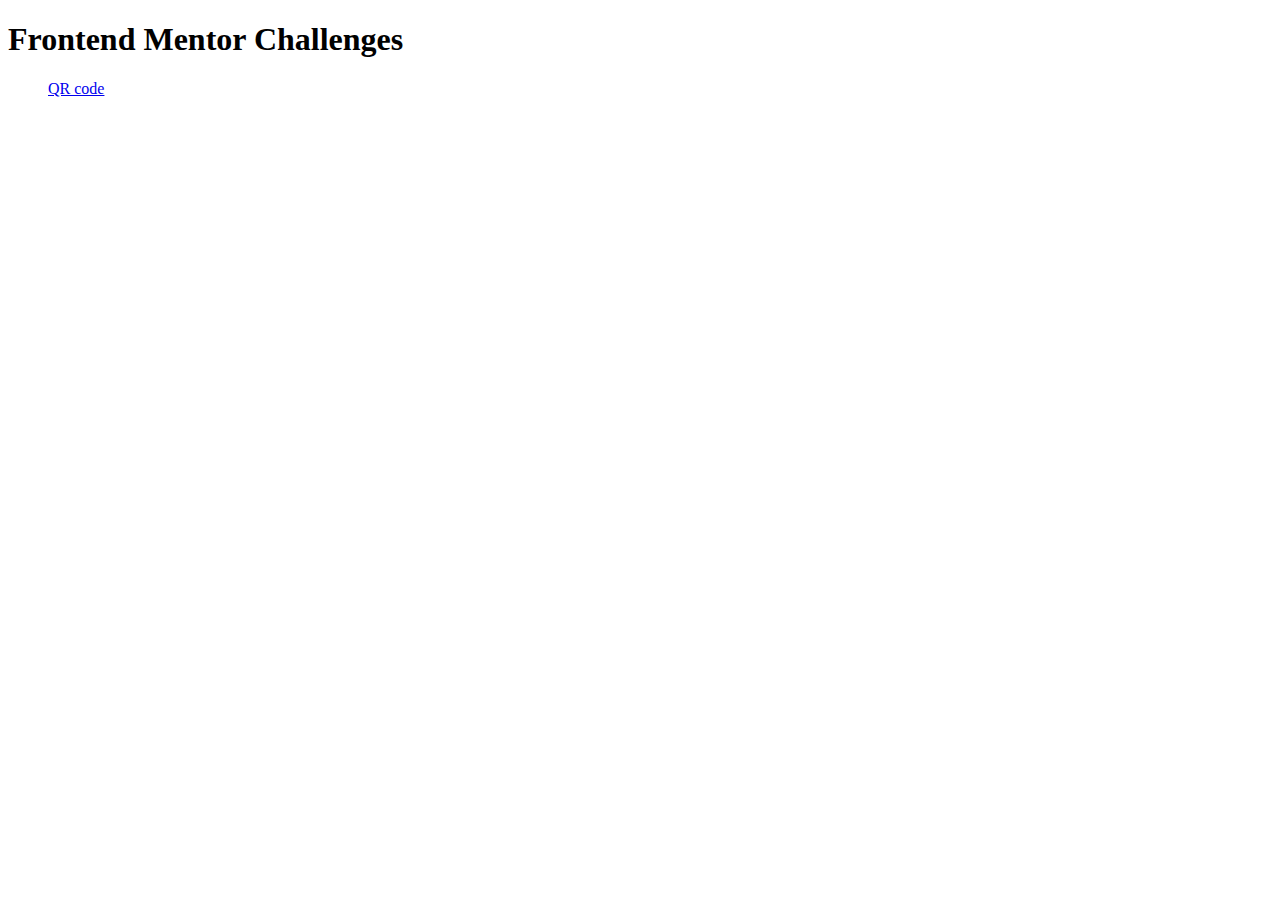
<file: index.html>
<!DOCTYPE html>
<html lang="en">
<head>
    <meta charset="UTF-8">
    <meta http-equiv="X-UA-Compatible" content="IE=edge">
    <meta name="viewport" content="width=device-width, initial-scale=1.0">
    <title>Document</title>
</head>
<body>
    <h1>Frontend Mentor Challenges</h1>
    <ol>
        <a href="https://sadiq-pasha.github.io/frontend_mentor/qr-code-component-main/qr-component.html">QR code</a>
    </ol>
</body>
</html>
</file>
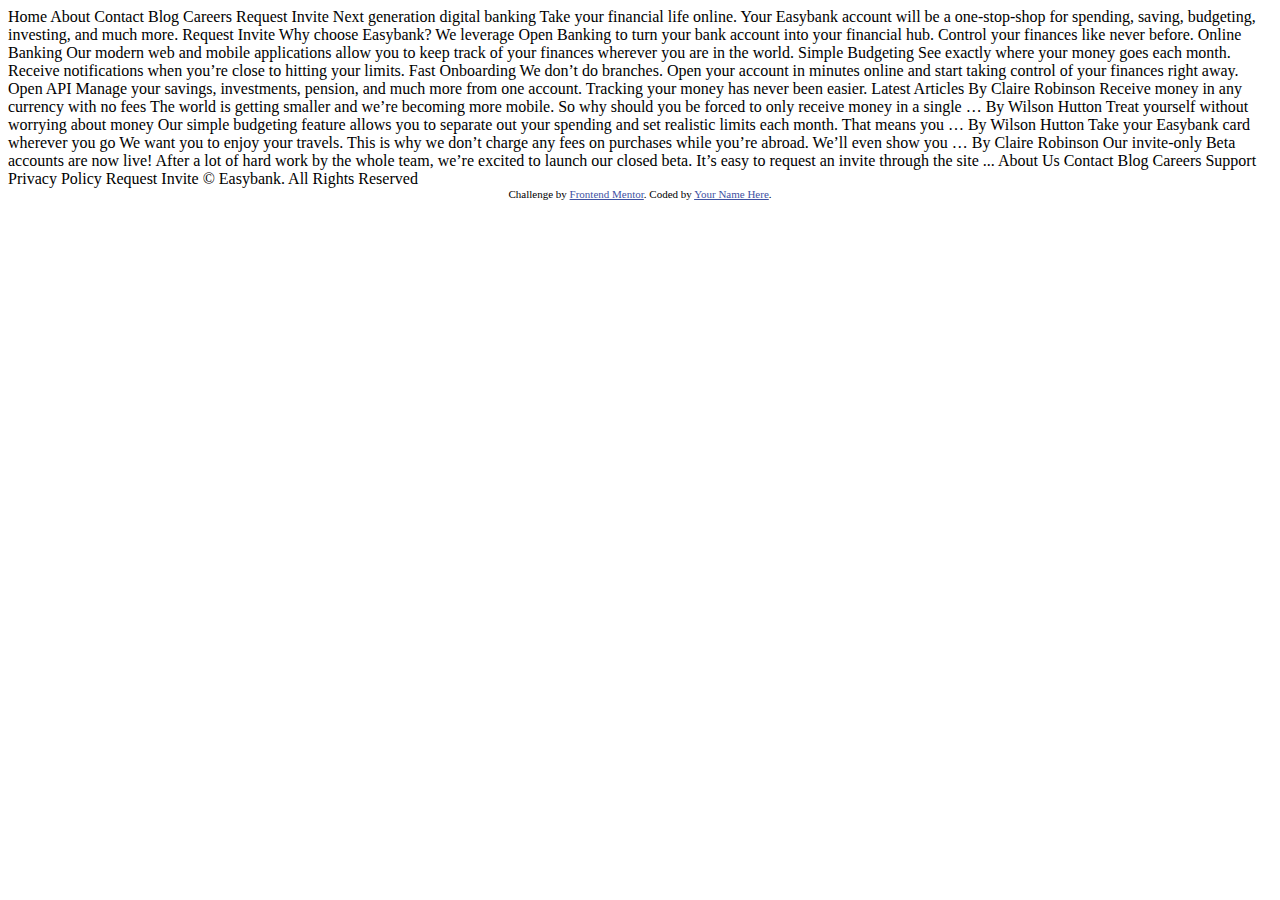
<file: easybank-landing-page-master/index.html>
<!DOCTYPE html>
<html lang="en">
<head>
  <meta charset="UTF-8">
  <meta name="viewport" content="width=device-width, initial-scale=1.0"> <!-- displays site properly based on user's device -->

  <link rel="icon" type="image/png" sizes="32x32" href="./images/favicon-32x32.png">
  
  <title>Frontend Mentor | Easybank landing page</title>

  <!-- Feel free to remove these styles or customise in your own stylesheet 👍 -->
  <style>
    .attribution { font-size: 11px; text-align: center; }
    .attribution a { color: hsl(228, 45%, 44%); }
  </style>
</head>
<body>

  Home
  About
  Contact
  Blog
  Careers

  Request Invite



  Next generation digital banking

  Take your financial life online. Your Easybank account will be a one-stop-shop 
  for spending, saving, budgeting, investing, and much more.

  Request Invite



  Why choose Easybank?

  We leverage Open Banking to turn your bank account into your financial hub. Control 
  your finances like never before.

  Online Banking
  Our modern web and mobile applications allow you to keep track of your finances 
  wherever you are in the world.

  Simple Budgeting
  See exactly where your money goes each month. Receive notifications when you’re 
  close to hitting your limits.

  Fast Onboarding
  We don’t do branches. Open your account in minutes online and start taking control 
  of your finances right away.

  Open API
  Manage your savings, investments, pension, and much more from one account. Tracking 
  your money has never been easier.

  

  Latest Articles

  By Claire Robinson
  Receive money in any currency with no fees
  The world is getting smaller and we’re becoming more mobile. So why should you be 
  forced to only receive money in a single …

  By Wilson Hutton
  Treat yourself without worrying about money
  Our simple budgeting feature allows you to separate out your spending and set 
  realistic limits each month. That means you …

  By Wilson Hutton
  Take your Easybank card wherever you go
  We want you to enjoy your travels. This is why we don’t charge any fees on purchases 
  while you’re abroad. We’ll even show you …

  By Claire Robinson
  Our invite-only Beta accounts are now live!
  After a lot of hard work by the whole team, we’re excited to launch our closed beta. 
  It’s easy to request an invite through the site ...

  

  About Us
  Contact
  Blog
  Careers
  Support
  Privacy Policy

  Request Invite

  © Easybank. All Rights Reserved
  
  <div class="attribution">
    Challenge by <a href="https://www.frontendmentor.io?ref=challenge" target="_blank">Frontend Mentor</a>. 
    Coded by <a href="#">Your Name Here</a>.
  </div>
</body>
</html>
</file>
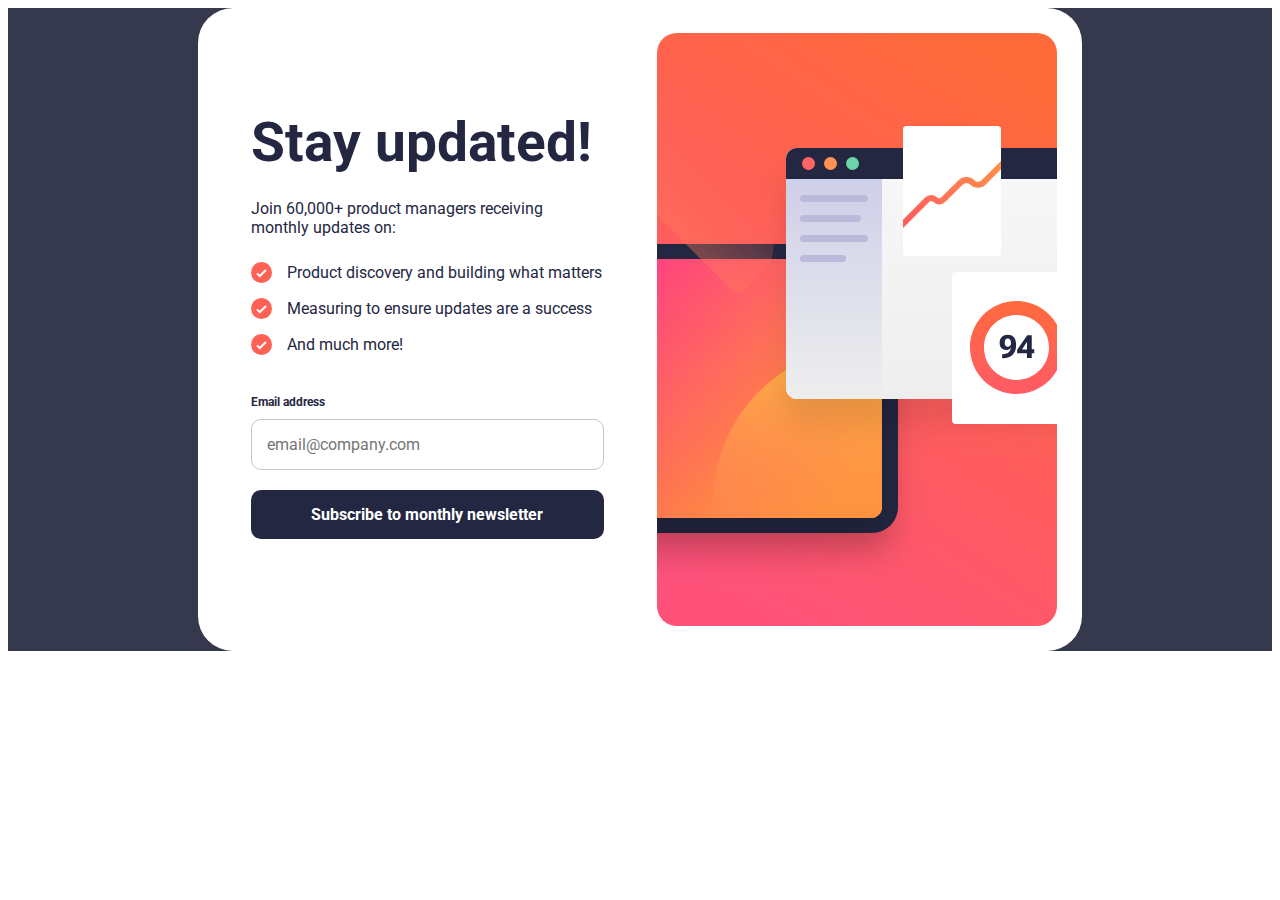
<file: newsletter-sign-up-with-success-message-main/index.html>
<!DOCTYPE html>
<html lang="en">
<head>
  <meta charset="UTF-8">
  <meta name="viewport" content="width=device-width, initial-scale=1.0"> <!-- displays site properly based on user's device -->

  <link rel="icon" type="image/png" sizes="32x32" href="./assets/images/favicon-32x32.png">
  <link rel="preconnect" href="https://fonts.googleapis.com">
  <link rel="preconnect" href="https://fonts.gstatic.com" crossorigin>
  <link href="https://fonts.googleapis.com/css2?family=Roboto:wght@400;700&display=swap" rel="stylesheet">
  <title>Frontend Mentor | Newsletter sign-up form with success message</title>

  <!-- Feel free to remove these styles or customise in your own stylesheet 👍 -->
  <style>
    .placeholder {
      height: 100%;
      width: 100%;
      background-color: #36384D;
      display: flex;
      justify-content: center;
      align-items: center;
    }

    #newsletter-sign-up-modal {
      display: flex;
      max-height: 60%;
      max-width: 70%;
      background-color: white;
      border-radius: 35px;
      justify-content: center;
      align-items: center;
      flex-direction: row-reverse;
    }
    
    @media (max-width: 999px) {
      #newsletter-sign-up-modal {
        max-width: 100%;
      }

      .placeholder > #signup-success-modal {
      max-width: 60%;
      }
    }
    
    @media (max-width: 650px) {
      #newsletter-sign-up-modal {
        /* max-width: 100%; */
      border-radius: 0px 0px;
      flex-direction: column;
      width:  375px;
      }
      
      #newsletter-sign-up-modal > #sign-up-image {
        height: 284px;
        width:  375px;
        margin: 0px;
        border-radius: 0px;
        /* background-image: url("./assets/images/illustration-sign-up-desktop.svg"); */
        background-repeat: no-repeat;
        background-position: center;
      }
      
      #newsletter-sign-up-modal > .sign-up-details {
        max-width: 100%;
      }
      
      .placeholder > #signup-success-modal {
      max-width: 100%;
      }
    }
    
  #sign-up-image {
      height: 593px;
      width: 400px;
      margin: 25px 25px 25px 0px;
      border-radius: 20px;
      /* background-image: url("./assets/images/illustration-sign-up-desktop.svg"); */
      background-repeat: no-repeat;
      background-position: center;
    }

    .sign-up-details {
      display: flex;
      flex-direction: column;
      justify-content: center;
      align-items: start;
      max-width: 40%;
      row-gap: 25px;
      margin: auto;
      padding: 25px;
      font-family: 'Roboto', sans-serif;
      font-weight: 400;
      font-size: 16px;
      color: #242742;
    }

    .bullet-points {
      display: grid;
      grid-template-columns: 21px 1fr;
      grid-template-rows: auto;
      gap: 15px;
      justify-items: start;
      align-items: center;
    }

    .email-address-input {
      margin-top: 15px;
      width: 100%;
      position: relative;
    }

    #email-input {
      box-sizing: border-box;
      width: 100%;
      margin: 10px 0px;
      padding: 15px;
      border: 1px solid #C5C5C5;
      border-radius: 10px;
      font-family: 'Roboto', sans-serif;
      font-weight: 400;
      font-size: 16px;
      cursor: pointer;
    }
    
    #invalid-email-notification {
      visibility: hidden;
      position: absolute;
      top: 0;
      right: 0;
      font-weight: 700;
      font-size: 12px;
      color: #ff6257;
    }

    #email-input:invalid {
      background-color: #FFE8E6;
      border: 1px solid #ff6257;
      color: #ff6257;
    }

    #subscribe-submit-button {
      width: 100%;
      margin: 10px 0px;
      padding: 15px;
      border: none;
      border-radius: 10px;
      background-color: #232742;
      color: white;
      font-family: 'Roboto', sans-serif;
      font-weight: 700;
      font-size: 16px;
      cursor: pointer;
    }
    #subscribe-submit-button:hover {
      background-image: linear-gradient(to right, #FF5478, #FF693E);
      box-shadow: 0px 12px 12px #FEC7C4;
    }

    #signup-success-modal {
      box-sizing: border-box;
      display: none;
      max-height: 50%;
      max-width: 35%;
      background-color: white;
      border-radius: 35px;
      justify-content: left;
      align-items: start;
      gap: 30px;
      padding: 70px;
      flex-direction: column;
      font-family: 'Roboto', sans-serif;
      font-weight: 400;
      font-size: 16px;
      color: #242742;
    }

    #dismiss-success-message {
      width: 100%;
      margin: 10px 0px;
      padding: 15px;
      border: none;
      border-radius: 10px;
      background-color: #232742;
      color: white;
      font-family: 'Roboto', sans-serif;
      font-weight: 700;
      font-size: 16px;
      cursor: pointer;
    }
    #dismiss-success-message:hover {
      background-image: linear-gradient(to right, #FF5478, #FF693E);
      box-shadow: 0px 12px 12px #FEC7C4;
    }

  </style>
</head>
<body>
  <!-- <img src="./assets/images/icon-list.svg" alt="">
  <img src="./assets/images/icon-success.svg" alt="">
  <img src="./assets/images/illustration-sign-up-desktop.svg" alt="">
  <img src="./assets/images/illustration-sign-up-mobile.svg" alt="">
  <img src="./design/desktop-success.jpg" alt=""> -->
  <div class="placeholder">
    <div id="newsletter-sign-up-modal">
      <div id="sign-up-image"></div>
      <div class="sign-up-details">
        <div style="font-weight: 700; font-size: 55px;">
          Stay updated!
        </div>
        <div>
          Join 60,000+ product managers receiving monthly updates on:
        </div>
        <div class="bullet-points">
          <img src="./assets/images/icon-list.svg" alt=""><div>Product discovery and building what matters</div>
          <img src="./assets/images/icon-list.svg" alt=""><div>Measuring to ensure updates are a success</div>
          <img src="./assets/images/icon-list.svg" alt=""><div>And much more!</div>
        </div>
        <form id="newsletter-signup-form" action="" method="post">
          <div class="email-address-input">
            <div style="font-weight: 700; font-size: 12px;">
              Email address
            </div>
            <div id="invalid-email-notification">
              Valid email required
            </div>
            <input id="email-input" type="email" placeholder="email@company.com" onchange="validateInput()">
            <input id="subscribe-submit-button" type="submit" value="Subscribe to monthly newsletter">
          </div>
        </form>
      </div>
    </div>
    <div id="signup-success-modal">
      <img src="./assets/images/icon-success.svg" alt="">
      <div style="font-weight: 700; font-size: 55px; ">
        Thanks for subscribing!
      </div>
      <div style="font-size: 16px;">
        A confirmation email has been sent to <span id="userEmail" style="font-weight: 700;"></span>. 
        Please open it and click the button inside to confirm your subscription.
      </div>
      <button id="dismiss-success-message">
        Dismiss message
      </button>
    </div>
  </div>
  <script>
    // if email address entered by user is valid, hide the error message, else show. Re-evaluate on every character input.
    const emailInputField = document.getElementById('email-input');
    const subscribeSubmitButton = document.getElementById('subscribe-submit-button')
    emailInputField.addEventListener('input', validateInput)
    function validateInput() {
      if (!emailInputField.checkValidity()) {
        invalidEmailNotificationDiv.style.visibility = 'visible'
      } else {
        invalidEmailNotificationDiv.style.visibility = 'hidden'
      }
    }
    
    // When form is submitted, get email entered by user and populate on success modal, hide signup modal, show success modal.
    const invalidEmailNotificationDiv = document.getElementById('invalid-email-notification');
    const subscribeSuccessDiv = document.getElementById('signup-success-modal');
    const signupModal = document.getElementById('newsletter-sign-up-modal');
    const form = document.getElementById('newsletter-signup-form')
    const userEmail = document.getElementById('userEmail')
    form.addEventListener('submit', function(event) {
      event.preventDefault()
      userEmail.textContent = emailInputField.value
      subscribeSuccessDiv.style.display = 'flex'
      signupModal.style.display = 'none'
    })

    // when dismiss button is pressed, hide success modal, show signup modal.
    document.getElementById("signup-success-modal").onclick = function() {
            subscribeSuccessDiv.style.display = 'none'
            signupModal.style.display = 'flex'
    }

    // change background image when width is < 375px
    function changeBackgroundImage() {
      console.log(window.innerWidth)
      const signupDivBackgroundImage = document.getElementById("sign-up-image");
      if (window.innerWidth < 650) {
        console.log('small', window.innerWidth)
        signupDivBackgroundImage.style.backgroundImage = 'url("./assets/images/illustration-sign-up-mobile.svg")'; // Set the new image source
      } else {
        console.log('large', window.innerWidth)
        signupDivBackgroundImage.style.backgroundImage = 'url("./assets/images/illustration-sign-up-desktop.svg")'; // Revert back to the default image
      }
    } 
    // Call the function when the page loads and on window resize
    window.onload = changeBackgroundImage;
    window.onresize = changeBackgroundImage;
  </script>
</body>
</html>
</file>
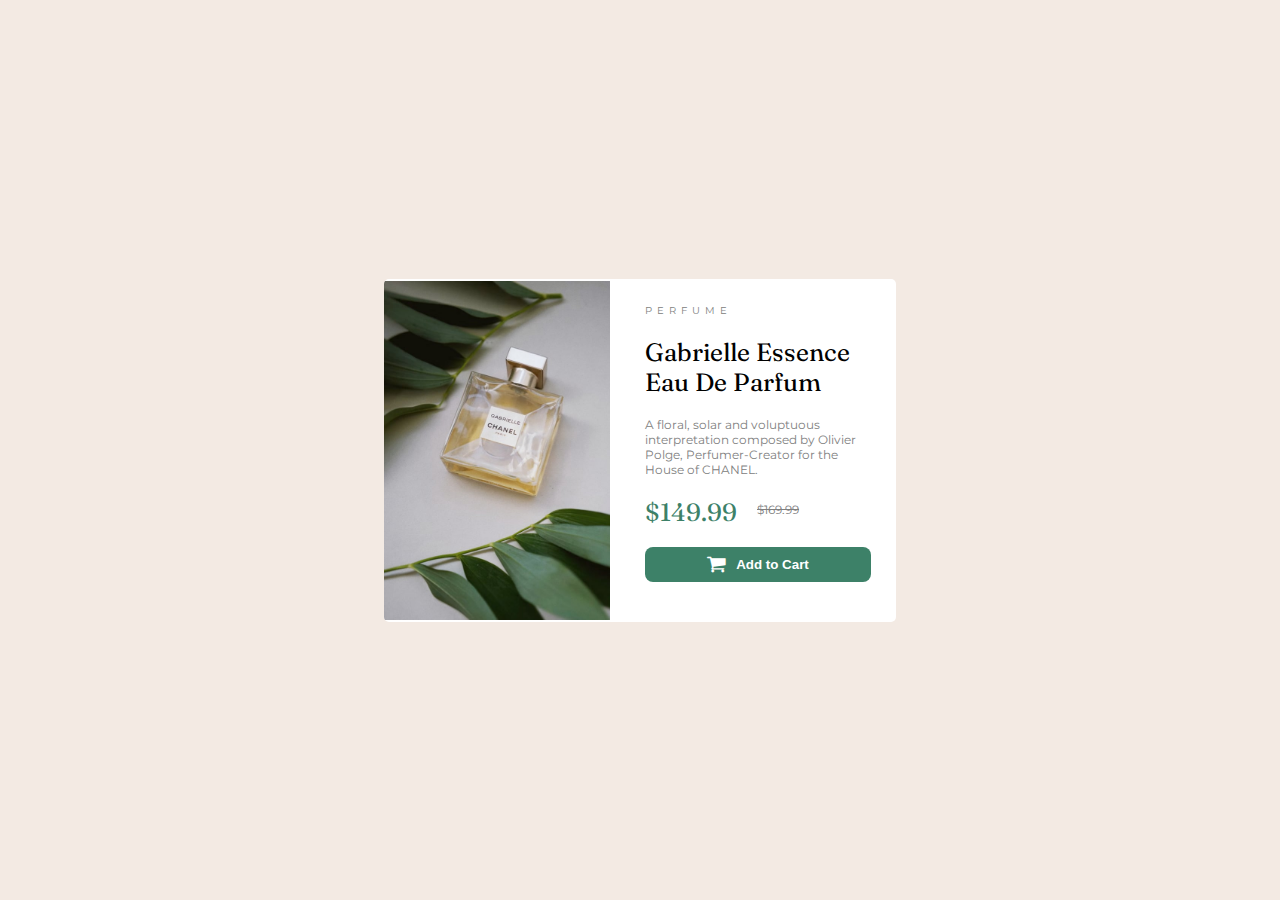
<file: product-preview-card-component-main/index.html>
<!DOCTYPE html>
<html lang="en">
<head>
  <meta charset="UTF-8">
  <meta name="viewport" content="width=device-width, initial-scale=1.0"> <!-- displays site properly based on user's device -->

  <link rel="icon" type="image/png" sizes="32x32" href="./images/favicon-32x32.png">
  <link rel="stylesheet" href="https://cdnjs.cloudflare.com/ajax/libs/font-awesome/4.7.0/css/font-awesome.min.css">
  <link rel="preconnect" href="https://fonts.googleapis.com">
  <link rel="preconnect" href="https://fonts.gstatic.com" crossorigin>
  <link href="https://fonts.googleapis.com/css2?family=Montserrat:wght@500;700&display=swap" rel="stylesheet">
  <link href="https://fonts.googleapis.com/css2?family=Fraunces:wght@700&family=Montserrat:wght@500;700&display=swap" rel="stylesheet">
  <title>Frontend Mentor | Product preview card component</title>

  <!-- Feel free to remove these styles or customise in your own stylesheet 👍 -->
  <style>
    body {
      display:flex;
      justify-content:center;
      align-items: center;
      background-color: #F3EAE3;
      margin: 0px;
      height: 100vh;
    }
    
    .product-card {
      background-color: white;
      display: flex;
      flex-direction: row;
      border-radius: 5px;
      max-height: 80%;
      max-width: 40%;
      gap: 10px;
      overflow: hidden;
    }

    .product-image {
      width: 50%;
      /* flex-shrink: 0; */
    }
    
    .contain-image {
      height: 100%;
      width: 100%;
      object-fit: contain;
    }

    .product-details {
      width: 50%;
      display: flex;
      flex-direction: column;
      padding: 25px;
      gap: 20px;
    }

    .product-type {
      font-family: "Montserrat";
      color: gray;
      font-size: 10px;
      letter-spacing: 5px;
    }

    .product-blurb {
      font-family: "Montserrat";
      color: gray;
      font-size: 12px;
    }

    .product-name {
      font-family: "Fraunces";
      font-size: 25px;
    }
    
    .product-prices {
      display: flex;
      flex-direction: row;
      gap: 15px;
    }
    
    .product-current-price {
      font-family: "Fraunces";
      font-size: 25px;
      color: #3D8168;
    }
    
    .product-original-price {
      text-decoration: line-through;
      font-family: "Montserrat";
      font-size: 12px;
      color: gray;
      margin: 5px;
    }
    
    .add-to-cart-button {
      display: grid;
      justify-content: center;
      align-items: center;
      grid-auto-flow: column;
      background-color: #3D8168;
      border: none;
      width: 100%;
      height: 35px;
      border-radius: 8px;
      color: white;
      font-weight: bold;
    }

    .add-to-cart-button:hover {
      background-color: #1A4031;
      cursor: pointer;
    }

    @media screen and (max-width: 800px) {
      .product-card {
        flex-direction: column;
        max-height: 90%;
      }
      .product-image {
      width: 100%;
      }
      .product-details {
      width: 80%;
      }
      .product-prices {
        flex-direction: column;
      }
    }
    
    @media screen and (max-width: 400px) {
      .product-card {
        flex-direction: column;
        max-height: 95%;
        max-width: 90%;
      }
      .product-image {
        text-align: center;
        max-height: 20%;
        /* width: 100%; */
      }
      .product-details {
      width: 80%;
      }
      .product-prices {
        flex-direction: column;
      }
    }
  </style>
  <script>
    function changeImageSource() {
      const images = document.getElementsByClassName("contain-image");
      if (images.length > 0) {
      const image = images[0];
        if (window.innerWidth < 800) {
          image.src = "./images/image-product-mobile.jpg"; // Set the new image source
          image.alt = "image of a perfume bottle surrounded by green leaves"; // Set the new image alt text (optional)
        } else {
          image.src = "./images/image-product-desktop.jpg"; // Revert back to the default image
          image.alt = "image of a perfume bottle surrounded by green leaves"; // Set the default alt text (optional)
        }
      }
    } 
    // Call the function when the page loads and on window resize
    window.onload = changeImageSource;
    window.onresize = changeImageSource;
  </script>
</head>
<body>
    <div class="product-card">
      <div class="product-image">
        <img class='contain-image' src="./images/image-product-desktop.jpg" alt="image of a perfume bottle surrounded by green leaves">
      </div>
      <div class="product-details">
        <div class="product-type">PERFUME</div>
        <div class="product-name">Gabrielle Essence Eau De Parfum</div>
        <div class="product-blurb">
          A floral, solar and voluptuous interpretation composed by Olivier Polge, 
          Perfumer-Creator for the House of CHANEL.
        </div>
        <div class="product-prices">
          <div class="product-current-price">$149.99</div>
          <div class="product-original-price">$169.99</div>
        </div>
        <button class="add-to-cart-button">
          <i class="fa fa-shopping-cart" style="font-size:20px; margin-right:10px;"></i>
          Add to Cart
        </button>
      </div>
    </div>
</body>
</html>
</file>
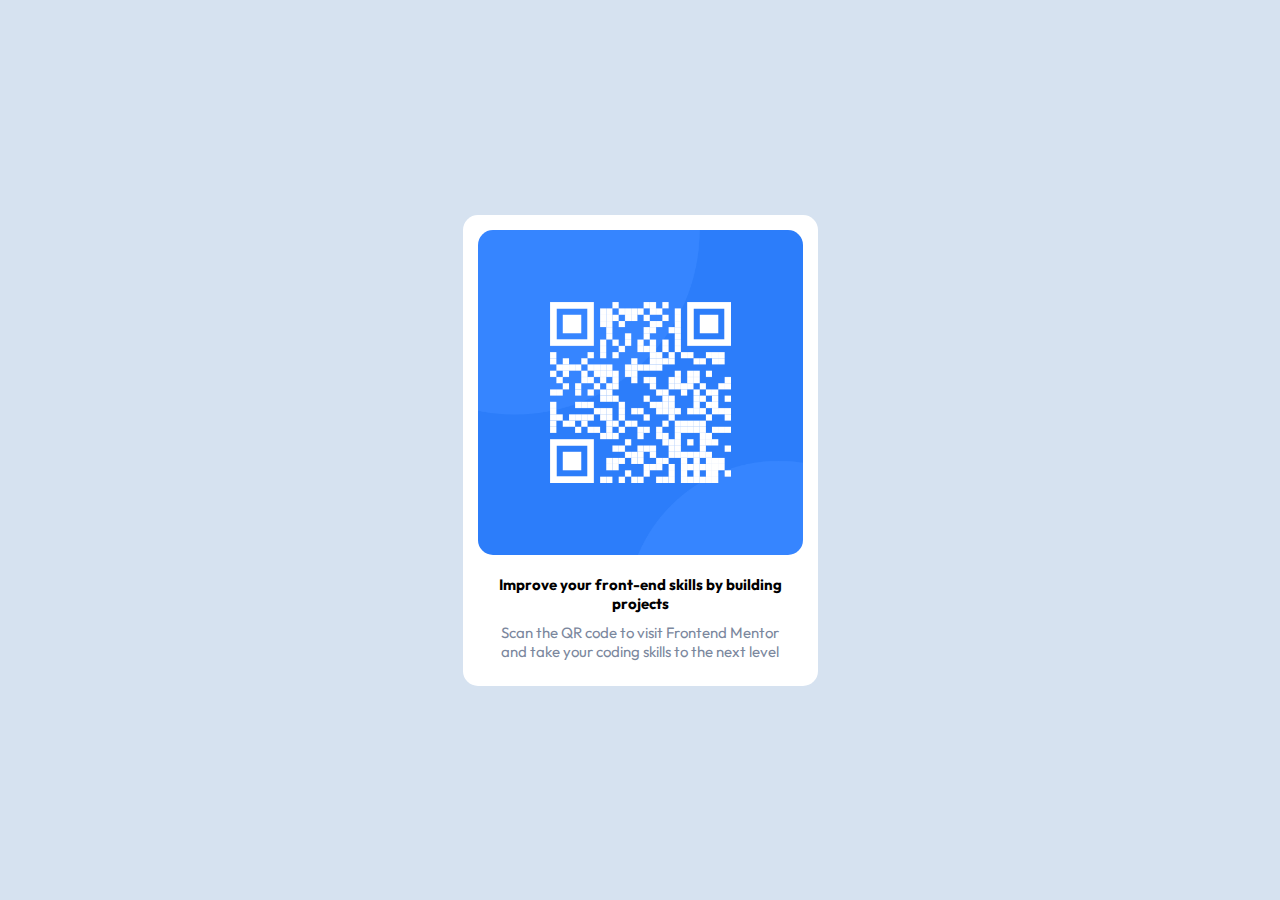
<file: qr-code-component-main/index.html>
<!DOCTYPE html>
<html lang="en">
<head>
  <meta charset="UTF-8">
  <meta name="viewport" content="width=device-width, initial-scale=1.0"> <!-- displays site properly based on user's device -->
  <link rel="stylesheet" href="index.css">
  <link rel="icon" type="image/png" sizes="32x32" href="./images/favicon-32x32.png">
  <link rel="preconnect" href="https://fonts.googleapis.com">
  <link rel="preconnect" href="https://fonts.gstatic.com" crossorigin>
  <link href="https://fonts.googleapis.com/css2?family=Outfit:wght@400;700&display=swap" rel="stylesheet">
  <title>Frontend Mentor | QR code component</title>
  <!-- Feel free to remove these styles or customise in your own stylesheet 👍 -->
</head>
<body>
  <div class="top-container">
    <div class="card">
      <img src="../qr-code-component-main/images/image-qr-code.png" alt="QR code">
      <div class="heading-text">
        Improve your front-end skills by building projects
      </div>
      <div class="attribution-text">
        Scan the QR code to visit Frontend Mentor and take your coding skills to the next level
      </div>
    </div>
  </div>
</body>
</html>
</file>
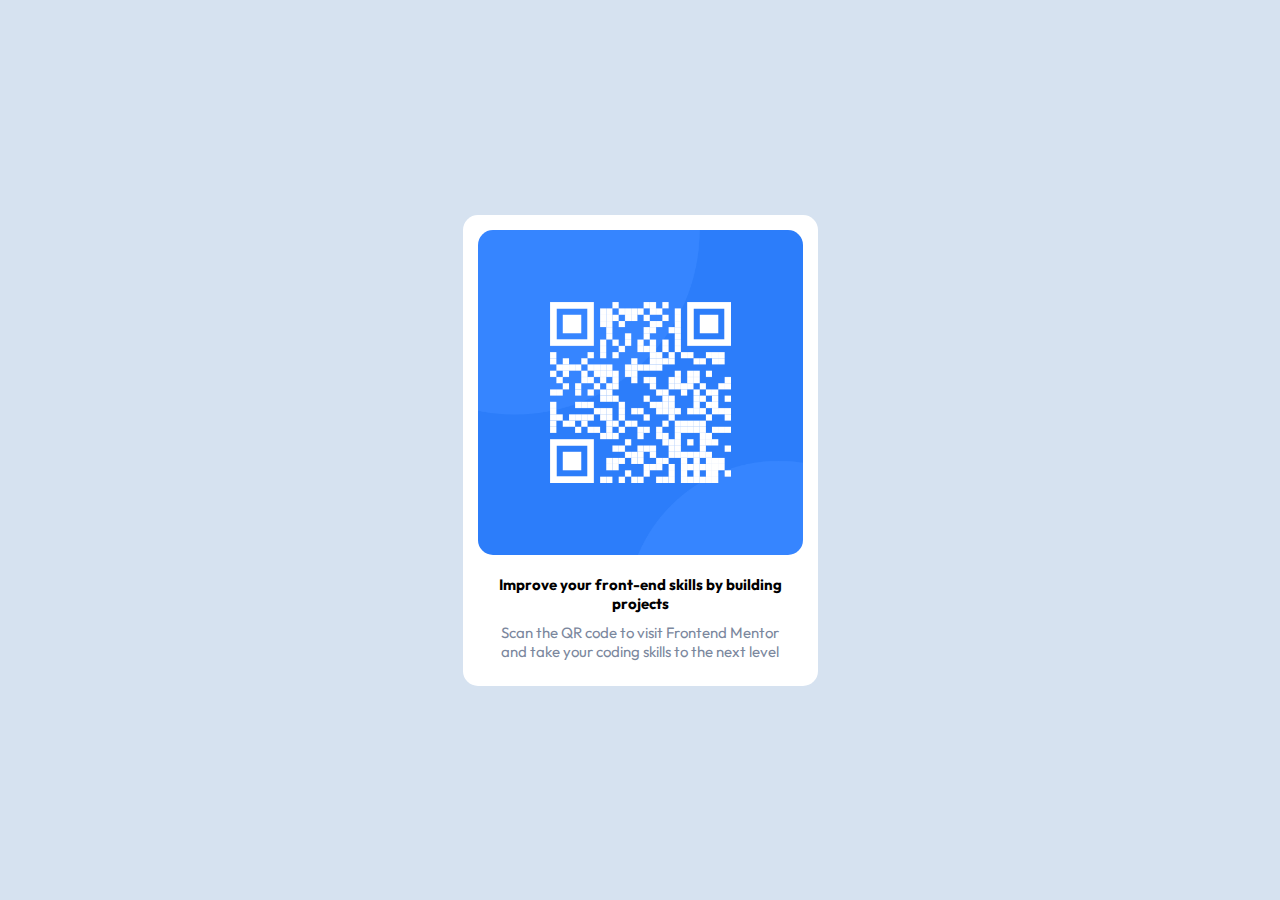
<file: qr-code-component-main/qr-component.html>
<!DOCTYPE html>
<html lang="en">
<head>
  <meta charset="UTF-8">
  <meta name="viewport" content="width=device-width, initial-scale=1.0"> <!-- displays site properly based on user's device -->
  <link rel="stylesheet" href="qr-component.css">
  <link rel="icon" type="image/png" sizes="32x32" href="./images/favicon-32x32.png">
  <link rel="preconnect" href="https://fonts.googleapis.com">
  <link rel="preconnect" href="https://fonts.gstatic.com" crossorigin>
  <link href="https://fonts.googleapis.com/css2?family=Outfit:wght@400;700&display=swap" rel="stylesheet">
  <title>Frontend Mentor | QR code component</title>
  <!-- Feel free to remove these styles or customise in your own stylesheet 👍 -->
</head>
<body>
  <div class="top-container">
    <div class="card">
      <img src="../qr-code-component-main/images/image-qr-code.png" alt="QR code">
      <div class="heading-text">
        Improve your front-end skills by building projects
      </div>
      <div class="attribution-text">
        Scan the QR code to visit Frontend Mentor and take your coding skills to the next level
      </div>
    </div>
  </div>
</body>
</html>
</file>
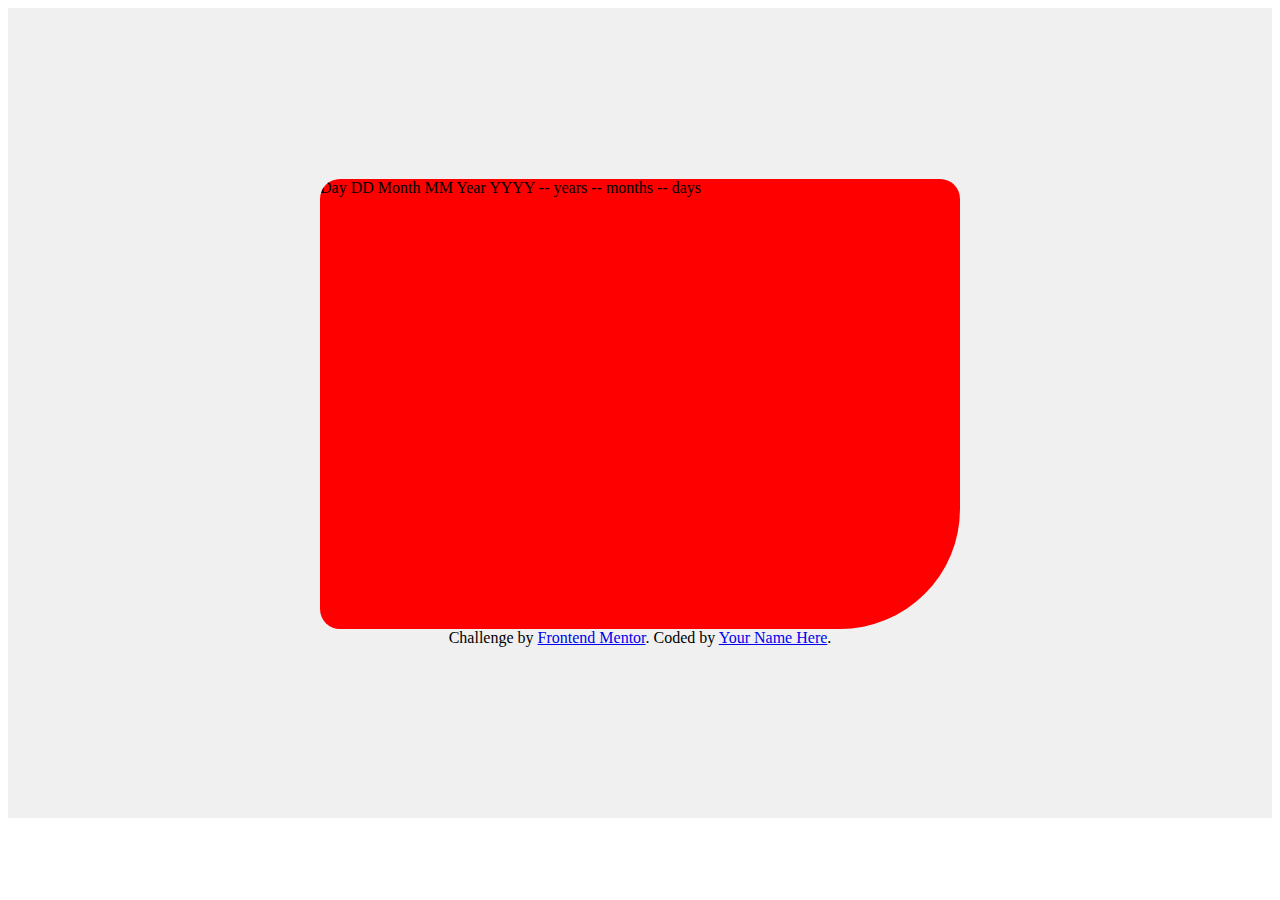
<file: age-calculator/age-calculator-app-main/age-calculator.html>
<!DOCTYPE html>
<html lang="en">
<head>
  <meta charset="UTF-8">
  <meta name="viewport" content="width=device-width, initial-scale=1.0"> <!-- displays site properly based on user's device -->
  <link rel="icon" type="image/png" sizes="32x32" href="./assets/images/favicon-32x32.png">
  <title>Frontend Mentor | Age calculator app</title>
</head>

<style>
  #page-wrapper {
    background-color: #F0F0F0;
    display: flex;
    align-items: center;
    justify-content: center;
    height: 90vh;
    flex-direction: column;
  }
  
  #age-calculator-box {
    overflow: hidden;
    background-color: red;
    height: 50vh;
    width: 50vw;
    border-radius: 20px 20px 120px 20px;
  }

</style>

<body>
  <div id="page-wrapper">
    <div id="age-calculator-box">
      Day
      DD
    
      Month
      MM
    
      Year
      YYYY
    
      -- years
      -- months
      -- days
    </div>
    <div class="attribution">
      Challenge by <a href="https://www.frontendmentor.io?ref=challenge" target="_blank">Frontend Mentor</a>. 
      Coded by <a href="#">Your Name Here</a>.
    </div>
  </div>
</body>
</html>
</file>
<file: qr-code-component-main/index.css>
body {
    font-family: "Outfit";
    background-color: hsl(212, 45%, 89%);
    margin: 0;
}

.top-container {
    height: 100vh;
    display: flex;
    align-items: center;
    justify-content: center;
}

.top-container .card {
    background-color: white;
    display: flex;
    flex-direction: column;
    border-radius: 15px;
    max-width: 355px;
    align-items: center;
}

.top-container .card img{
    margin: 15px;
    width: 325px;
    object-fit: contain;
    border-radius: 15px;
}

.top-container .card .heading-text {
    width: 80%;
    text-align: center;
    font-size: 15px;
    padding: 5px;
    font-weight: 700;
}

.top-container .card .attribution-text {
    width: 80%;
    text-align: center;
    color: hsl(220, 15%, 55%);
    font-size: 15px;
    font-weight: 400;
    padding: 5px;
    margin-bottom: 20px;
}
</file>
<file: qr-code-component-main/qr-component.css>
body {
    font-family: "Outfit";
    background-color: hsl(212, 45%, 89%);
    margin: 0;
}

.top-container {
    height: 100vh;
    display: flex;
    align-items: center;
    justify-content: center;
}

.top-container .card {
    background-color: white;
    display: flex;
    flex-direction: column;
    border-radius: 15px;
    max-width: 355px;
    align-items: center;
}

.top-container .card img{
    margin: 15px;
    width: 325px;
    object-fit: contain;
    border-radius: 15px;
}

.top-container .card .heading-text {
    width: 80%;
    text-align: center;
    font-size: 15px;
    padding: 5px;
    font-weight: 700;
}

.top-container .card .attribution-text {
    width: 80%;
    text-align: center;
    color: hsl(220, 15%, 55%);
    font-size: 15px;
    font-weight: 400;
    padding: 5px;
    margin-bottom: 20px;
}
</file>
